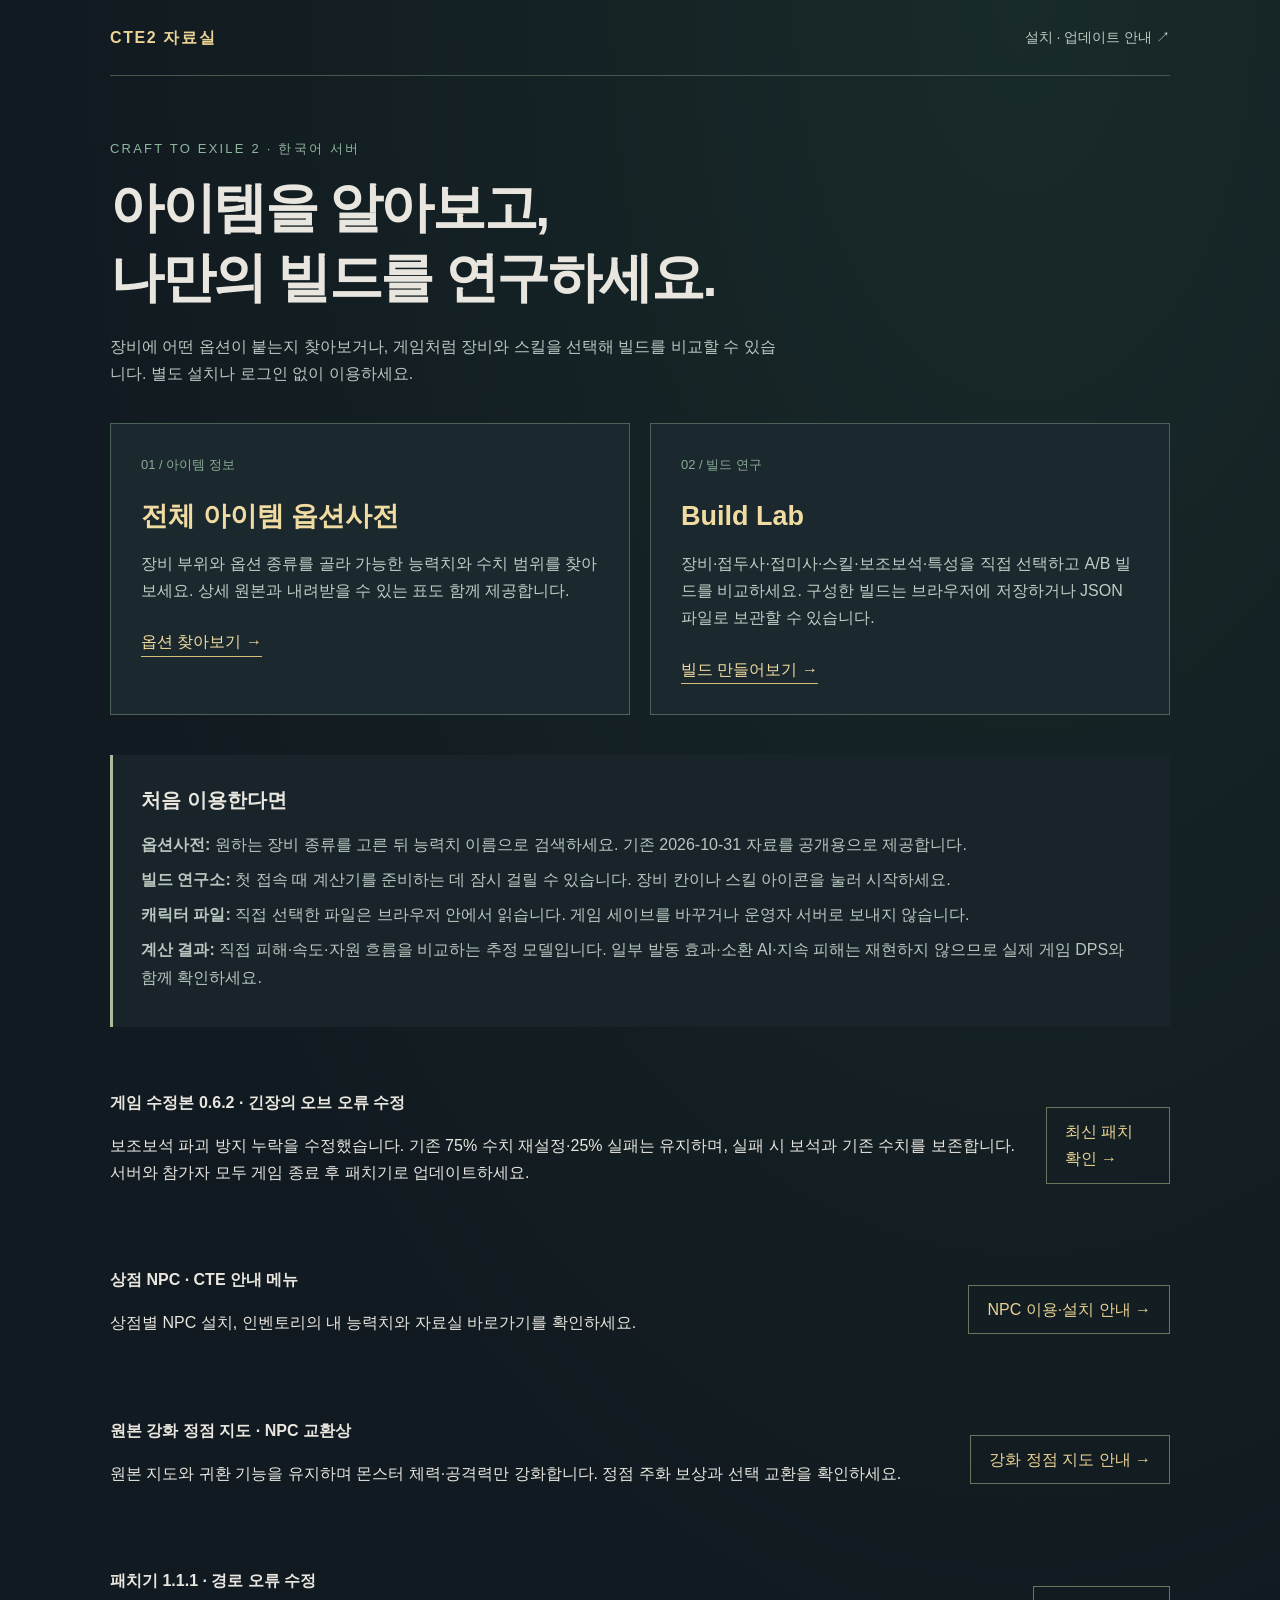
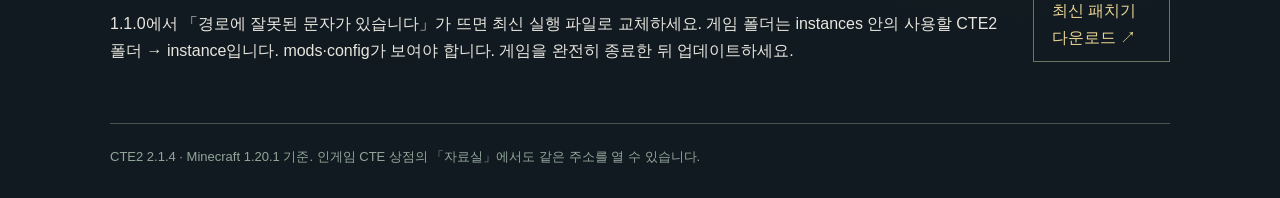
<file: docs/index.html>
<!doctype html>
<html lang="ko"><head><meta charset="utf-8"><meta name="viewport" content="width=device-width,initial-scale=1"><meta name="description" content="CTE2 한국어 서버의 아이템 옵션사전, 빌드 연구소, 설치와 업데이트 안내"><title>CTE2 자료실</title>
<style>
:root{color-scheme:dark;font:16px/1.7 'Malgun Gothic',sans-serif;color:#e8e6df;background:#111a20}*{box-sizing:border-box}body{margin:0;background:radial-gradient(ellipse at 80% 0,#24423866,transparent 65%)}a{color:inherit}header,main,footer{width:min(1060px,calc(100% - 40px));margin:auto}header{display:flex;align-items:center;justify-content:space-between;padding:24px 0;border-bottom:1px solid #46564d}header strong{color:#ead394;letter-spacing:.1em}header a{font-size:14px;text-decoration:none;color:#bbcbc2}.intro{padding:62px 0 36px}.eyebrow{color:#91b69e;font-size:13px;letter-spacing:.17em}.intro h1{font-size:clamp(32px,6vw,54px);line-height:1.3;margin:12px 0 20px;font-weight:700;letter-spacing:-.045em}.intro p{max-width:680px;color:#b9c6c0;margin:0}.tools{display:grid;grid-template-columns:1fr 1fr;gap:20px}.tool{display:block;text-decoration:none;background:#1b282d;border:1px solid #4c6158;padding:30px;min-height:280px;transition:background .15s,transform .15s}.tool:hover,.tool:focus-visible{background:#253a35;transform:translateY(-3px);outline:2px solid #d7bd78;outline-offset:3px}.tool .num{color:#8aab96;font-size:13px}.tool h2{font-size:27px;margin:18px 0 10px;color:#f0dca2}.tool p{color:#c0cdc6;margin:0 0 24px}.tool span:last-child{display:inline-block;border-bottom:1px solid #d7bd78;color:#f0dca2}.help{margin:40px 0;padding:28px;border-left:3px solid #a9be9d;background:#18242a}.help h2{font-size:20px;margin:0 0 14px}.help p{margin:8px 0;color:#b9c6c0}.downloads{display:flex;align-items:center;justify-content:space-between;gap:20px;padding:22px 0 42px}.downloads a{padding:10px 18px;border:1px solid #67765d;text-decoration:none;color:#ead394}footer{border-top:1px solid #46564d;padding:22px 0 30px;color:#92a69a;font-size:13px}@media(max-width:660px){.intro{padding-top:38px}.tools{grid-template-columns:1fr}.tool{min-height:0;padding:24px}.downloads{align-items:flex-start;flex-direction:column}header,main,footer{width:calc(100% - 28px)}}
</style></head><body>
<header><strong>CTE2 자료실</strong><a href="https://github.com/piro0101/CTE2-Multi#readme">설치 · 업데이트 안내 ↗</a></header>
<main><section class="intro"><div class="eyebrow">CRAFT TO EXILE 2 · 한국어 서버</div><h1>아이템을 알아보고,<br>나만의 빌드를 연구하세요.</h1><p>장비에 어떤 옵션이 붙는지 찾아보거나, 게임처럼 장비와 스킬을 선택해 빌드를 비교할 수 있습니다. 별도 설치나 로그인 없이 이용하세요.</p></section>
<section class="tools" aria-label="자료 선택"><a class="tool" href="./items/"><div class="num">01 / 아이템 정보</div><h2>전체 아이템 옵션사전</h2><p>장비 부위와 옵션 종류를 골라 가능한 능력치와 수치 범위를 찾아보세요. 상세 원본과 내려받을 수 있는 표도 함께 제공합니다.</p><span>옵션 찾아보기 →</span></a><a class="tool" href="./build-lab/"><div class="num">02 / 빌드 연구</div><h2>Build Lab</h2><p>장비·접두사·접미사·스킬·보조보석·특성을 직접 선택하고 A/B 빌드를 비교하세요. 구성한 빌드는 브라우저에 저장하거나 JSON 파일로 보관할 수 있습니다.</p><span>빌드 만들어보기 →</span></a></section>
<section class="help"><h2>처음 이용한다면</h2><p><b>옵션사전:</b> 원하는 장비 종류를 고른 뒤 능력치 이름으로 검색하세요. 기존 2026-10-31 자료를 공개용으로 제공합니다.</p><p><b>빌드 연구소:</b> 첫 접속 때 계산기를 준비하는 데 잠시 걸릴 수 있습니다. 장비 칸이나 스킬 아이콘을 눌러 시작하세요.</p><p><b>캐릭터 파일:</b> 직접 선택한 파일은 브라우저 안에서 읽습니다. 게임 세이브를 바꾸거나 운영자 서버로 보내지 않습니다.</p><p><b>계산 결과:</b> 직접 피해·속도·자원 흐름을 비교하는 추정 모델입니다. 일부 발동 효과·소환 AI·지속 피해는 재현하지 않으므로 실제 게임 DPS와 함께 확인하세요.</p></section>
<section class="downloads"><div><b>게임 수정본 0.6.2 · 긴장의 오브 오류 수정</b><p>보조보석 파괴 방지 누락을 수정했습니다. 기존 75% 수치 재설정·25% 실패는 유지하며, 실패 시 보석과 기존 수치를 보존합니다. 서버와 참가자 모두 게임 종료 후 패치기로 업데이트하세요.</p></div><a href="https://github.com/piro0101/CTE2-Multi/releases/latest">최신 패치 확인 →</a></section>
<section class="downloads"><div><b>상점 NPC · CTE 안내 메뉴</b><p>상점별 NPC 설치, 인벤토리의 내 능력치와 자료실 바로가기를 확인하세요.</p></div><a href="./npc-shops/">NPC 이용·설치 안내 →</a></section>
<section class="downloads"><div><b>원본 강화 정점 지도 · NPC 교환상</b><p>원본 지도와 귀환 기능을 유지하며 몬스터 체력·공격력만 강화합니다. 정점 주화 보상과 선택 교환을 확인하세요.</p></div><a href="./pinnacle/">강화 정점 지도 안내 →</a></section>
<section class="downloads"><div><b>패치기 1.1.1 · 경로 오류 수정</b><p>1.1.0에서 「경로에 잘못된 문자가 있습니다」가 뜨면 최신 실행 파일로 교체하세요. 게임 폴더는 instances 안의 사용할 CTE2 폴더 → instance입니다. mods·config가 보여야 합니다. 게임을 완전히 종료한 뒤 업데이트하세요.</p></div><a href="https://github.com/piro0101/CTE2-Multi/releases/latest/download/CTE2-Patcher.exe">최신 패치기 다운로드 ↗</a></section></main>
<footer>CTE2 2.1.4 · Minecraft 1.20.1 기준. 인게임 CTE 상점의 「자료실」에서도 같은 주소를 열 수 있습니다.</footer>
</body></html>
</file>
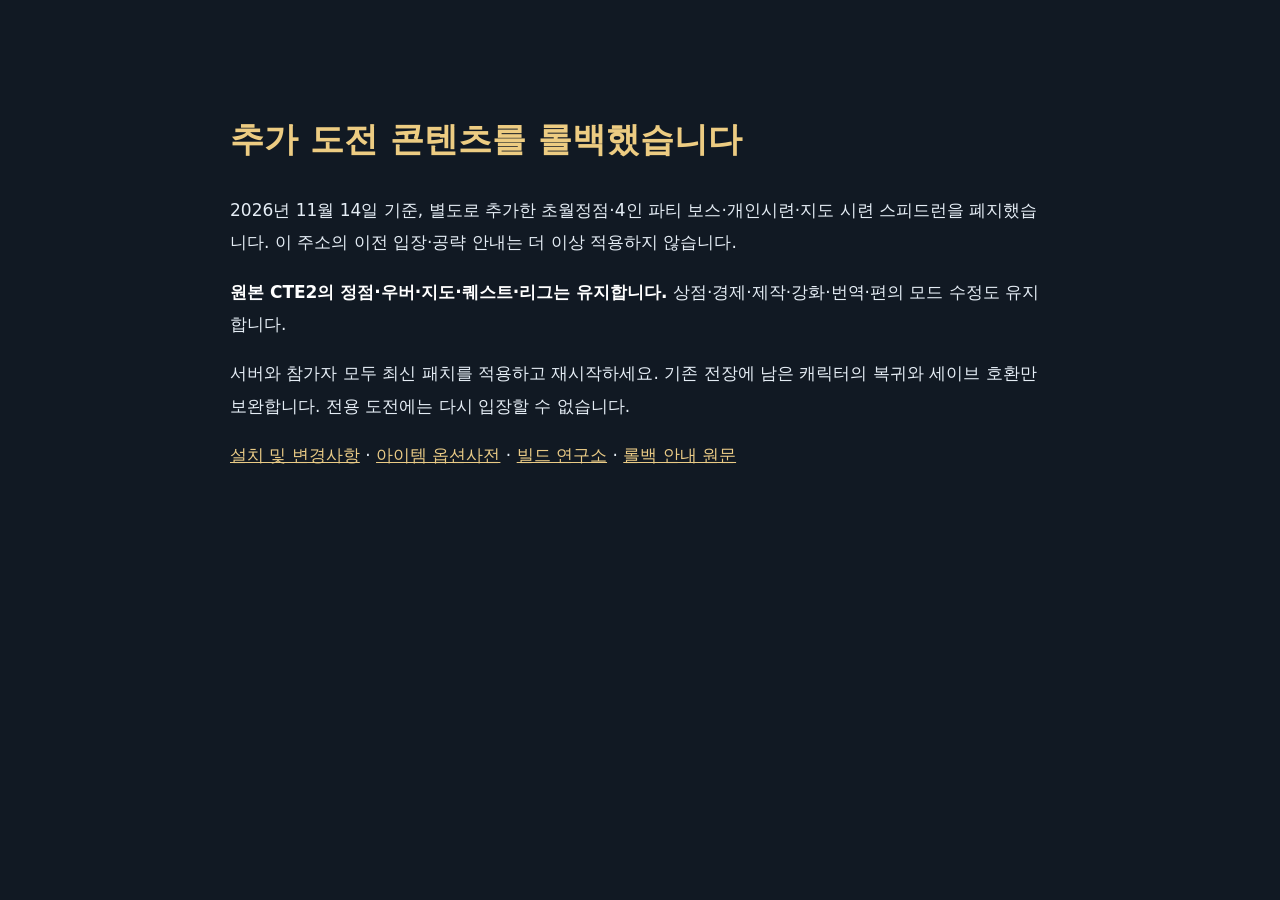
<file: docs/endgame/index.html>
<!doctype html><html lang="ko"><meta charset="utf-8"><meta name="viewport" content="width=device-width,initial-scale=1"><title>CTE2 추가 도전 폐지 안내</title><style>body{max-width:820px;margin:60px auto;padding:24px;background:#111923;color:#e5edf5;font:17px/1.9 system-ui,'Malgun Gothic',sans-serif}a{color:#eacb86}h1{color:#edcc82}strong{color:#fff}</style><h1>추가 도전 콘텐츠를 롤백했습니다</h1><p>2026년 11월 14일 기준, 별도로 추가한 초월정점·4인 파티 보스·개인시련·지도 시련 스피드런을 폐지했습니다. 이 주소의 이전 입장·공략 안내는 더 이상 적용하지 않습니다.</p><p><strong>원본 CTE2의 정점·우버·지도·퀘스트·리그는 유지합니다.</strong> 상점·경제·제작·강화·번역·편의 모드 수정도 유지합니다.</p><p>서버와 참가자 모두 최신 패치를 적용하고 재시작하세요. 기존 전장에 남은 캐릭터의 복귀와 세이브 호환만 보완합니다. 전용 도전에는 다시 입장할 수 없습니다.</p><p><a href="https://github.com/piro0101/CTE2-Multi#readme">설치 및 변경사항</a> · <a href="../items/">아이템 옵션사전</a> · <a href="../build-lab/">빌드 연구소</a> · <a href="./guide.md">롤백 안내 원문</a></p></html>
</file>
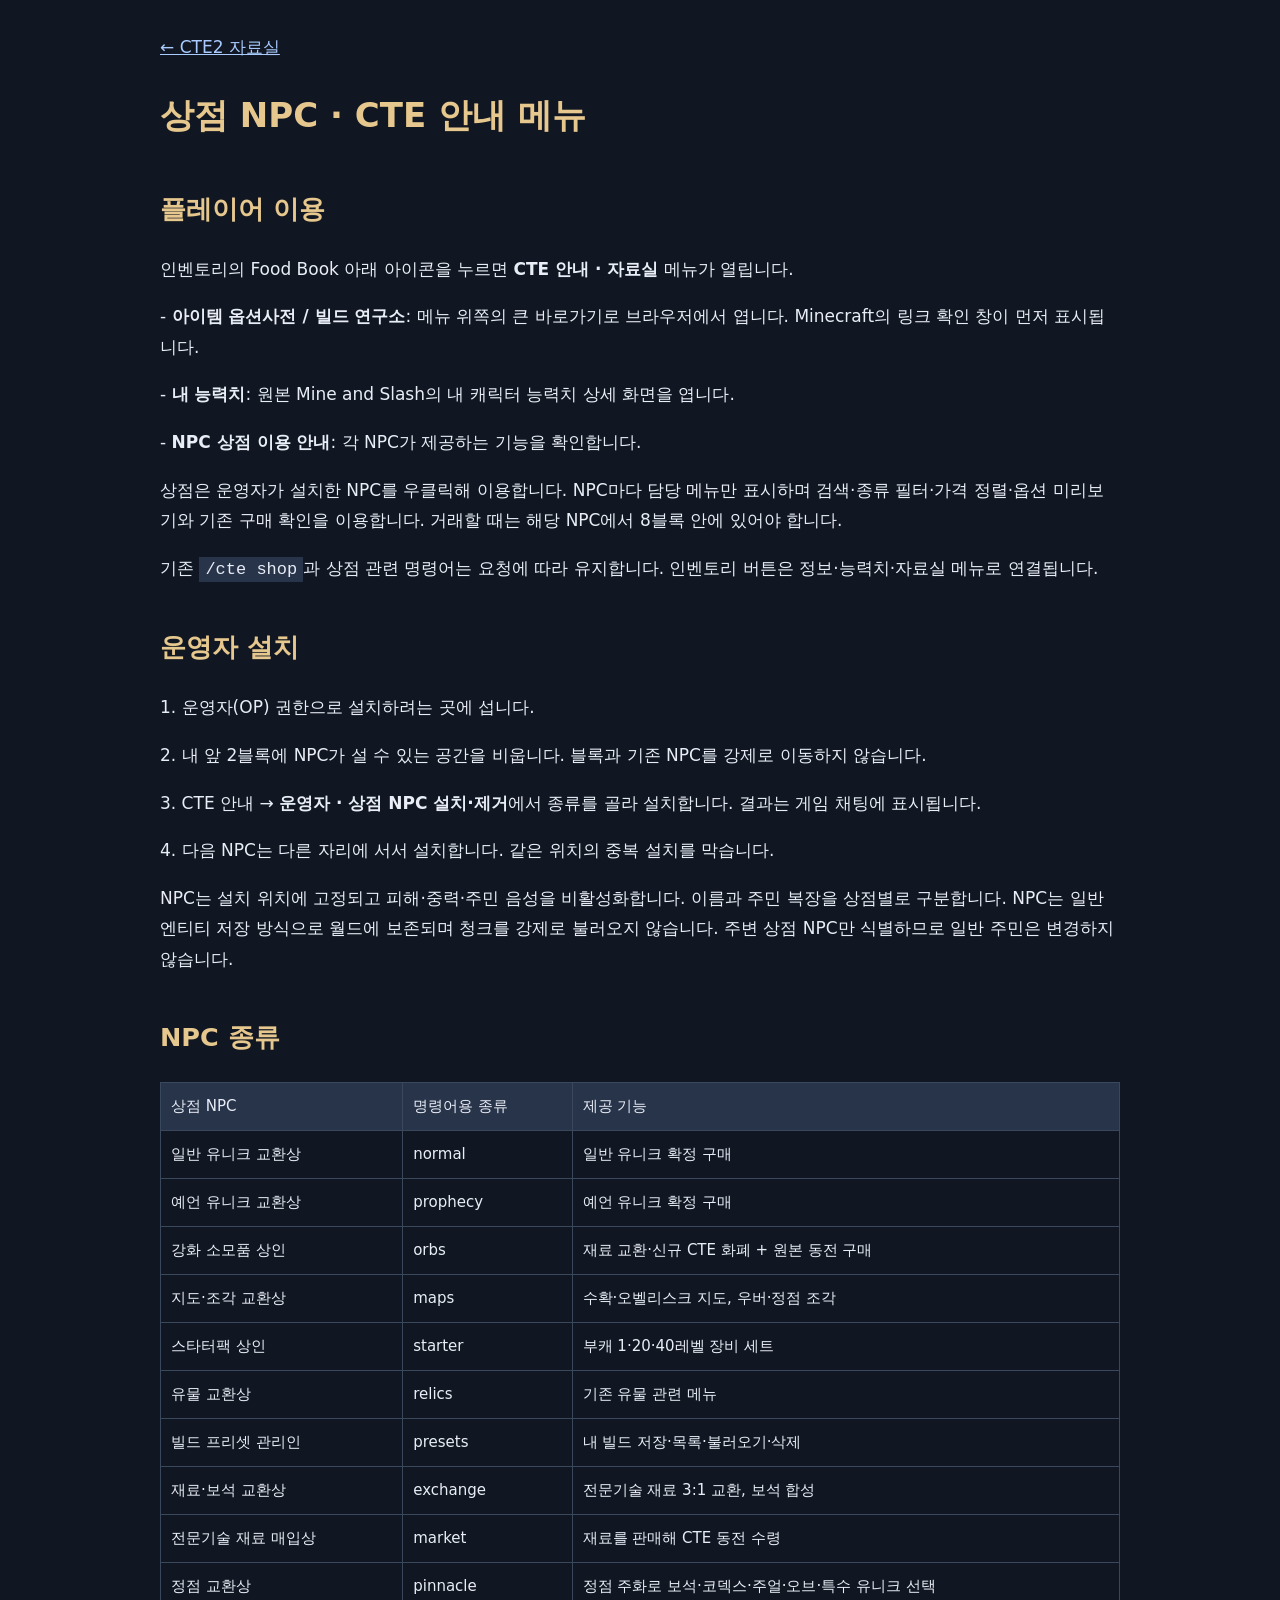
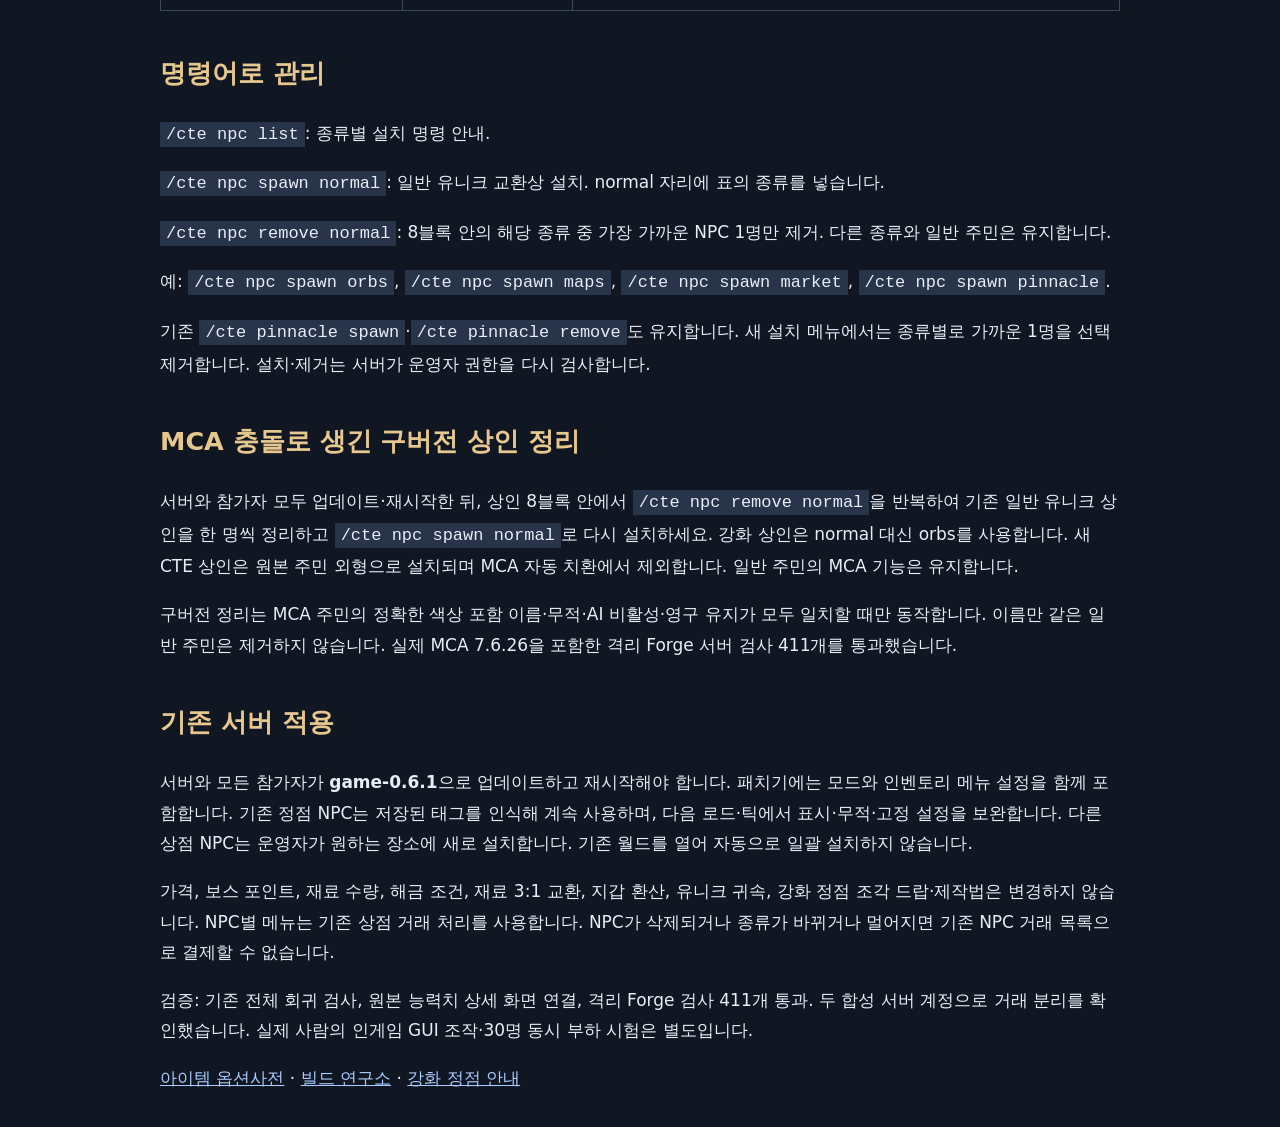
<file: docs/npc-shops/index.html>
<!doctype html><html lang="ko"><meta charset="utf-8"><meta name="viewport" content="width=device-width,initial-scale=1"><title>상점 NPC · CTE2 자료실</title><style>body{margin:0;background:#111722;color:#e8edf6;font:17px/1.8 system-ui,sans-serif}main{max-width:960px;margin:auto;padding:32px 22px}h1,h2{color:#e6c78e}h2{margin-top:40px}a{color:#a9cbff}.table{overflow-x:auto}table{border-collapse:collapse;width:100%;font-size:15px}td{border:1px solid #3a485d;padding:10px}tr:first-child{background:#28344a}code{background:#28344a;padding:3px 6px;overflow-wrap:anywhere}p{overflow-wrap:anywhere}</style><main><a href="../">← CTE2 자료실</a><h1>상점 NPC · CTE 안내 메뉴</h1><h2>플레이어 이용</h2><p>인벤토리의 Food Book 아래 아이콘을 누르면 <strong>CTE 안내 · 자료실</strong> 메뉴가 열립니다.</p><p>- <strong>아이템 옵션사전 / 빌드 연구소</strong>: 메뉴 위쪽의 큰 바로가기로 브라우저에서 엽니다. Minecraft의 링크 확인 창이 먼저 표시됩니다.</p><p>- <strong>내 능력치</strong>: 원본 Mine and Slash의 내 캐릭터 능력치 상세 화면을 엽니다.</p><p>- <strong>NPC 상점 이용 안내</strong>: 각 NPC가 제공하는 기능을 확인합니다.</p><p>상점은 운영자가 설치한 NPC를 우클릭해 이용합니다. NPC마다 담당 메뉴만 표시하며 검색·종류 필터·가격 정렬·옵션 미리보기와 기존 구매 확인을 이용합니다. 거래할 때는 해당 NPC에서 8블록 안에 있어야 합니다.</p><p>기존 <code>/cte shop</code>과 상점 관련 명령어는 요청에 따라 유지합니다. 인벤토리 버튼은 정보·능력치·자료실 메뉴로 연결됩니다.</p><h2>운영자 설치</h2><p>1. 운영자(OP) 권한으로 설치하려는 곳에 섭니다.</p><p>2. 내 앞 2블록에 NPC가 설 수 있는 공간을 비웁니다. 블록과 기존 NPC를 강제로 이동하지 않습니다.</p><p>3. CTE 안내 → <strong>운영자 · 상점 NPC 설치·제거</strong>에서 종류를 골라 설치합니다. 결과는 게임 채팅에 표시됩니다.</p><p>4. 다음 NPC는 다른 자리에 서서 설치합니다. 같은 위치의 중복 설치를 막습니다.</p><p>NPC는 설치 위치에 고정되고 피해·중력·주민 음성을 비활성화합니다. 이름과 주민 복장을 상점별로 구분합니다. NPC는 일반 엔티티 저장 방식으로 월드에 보존되며 청크를 강제로 불러오지 않습니다. 주변 상점 NPC만 식별하므로 일반 주민은 변경하지 않습니다.</p><h2>NPC 종류</h2><div class="table"><table><tr><td>상점 NPC</td><td>명령어용 종류</td><td>제공 기능</td></tr><tr><td>일반 유니크 교환상</td><td>normal</td><td>일반 유니크 확정 구매</td></tr><tr><td>예언 유니크 교환상</td><td>prophecy</td><td>예언 유니크 확정 구매</td></tr><tr><td>강화 소모품 상인</td><td>orbs</td><td>재료 교환·신규 CTE 화폐 + 원본 동전 구매</td></tr><tr><td>지도·조각 교환상</td><td>maps</td><td>수확·오벨리스크 지도, 우버·정점 조각</td></tr><tr><td>스타터팩 상인</td><td>starter</td><td>부캐 1·20·40레벨 장비 세트</td></tr><tr><td>유물 교환상</td><td>relics</td><td>기존 유물 관련 메뉴</td></tr><tr><td>빌드 프리셋 관리인</td><td>presets</td><td>내 빌드 저장·목록·불러오기·삭제</td></tr><tr><td>재료·보석 교환상</td><td>exchange</td><td>전문기술 재료 3:1 교환, 보석 합성</td></tr><tr><td>전문기술 재료 매입상</td><td>market</td><td>재료를 판매해 CTE 동전 수령</td></tr><tr><td>정점 교환상</td><td>pinnacle</td><td>정점 주화로 보석·코덱스·주얼·오브·특수 유니크 선택</td></tr></table></div><h2>명령어로 관리</h2><p><code>/cte npc list</code>: 종류별 설치 명령 안내.</p><p><code>/cte npc spawn normal</code>: 일반 유니크 교환상 설치. normal 자리에 표의 종류를 넣습니다.</p><p><code>/cte npc remove normal</code>: 8블록 안의 해당 종류 중 가장 가까운 NPC 1명만 제거. 다른 종류와 일반 주민은 유지합니다.</p><p>예: <code>/cte npc spawn orbs</code>, <code>/cte npc spawn maps</code>, <code>/cte npc spawn market</code>, <code>/cte npc spawn pinnacle</code>.</p><p>기존 <code>/cte pinnacle spawn</code>·<code>/cte pinnacle remove</code>도 유지합니다. 새 설치 메뉴에서는 종류별로 가까운 1명을 선택 제거합니다. 설치·제거는 서버가 운영자 권한을 다시 검사합니다.</p><h2>MCA 충돌로 생긴 구버전 상인 정리</h2><p>서버와 참가자 모두 업데이트·재시작한 뒤, 상인 8블록 안에서 <code>/cte npc remove normal</code>을 반복하여 기존 일반 유니크 상인을 한 명씩 정리하고 <code>/cte npc spawn normal</code>로 다시 설치하세요. 강화 상인은 normal 대신 orbs를 사용합니다. 새 CTE 상인은 원본 주민 외형으로 설치되며 MCA 자동 치환에서 제외합니다. 일반 주민의 MCA 기능은 유지합니다.</p><p>구버전 정리는 MCA 주민의 정확한 색상 포함 이름·무적·AI 비활성·영구 유지가 모두 일치할 때만 동작합니다. 이름만 같은 일반 주민은 제거하지 않습니다. 실제 MCA 7.6.26을 포함한 격리 Forge 서버 검사 411개를 통과했습니다.</p><h2>기존 서버 적용</h2><p>서버와 모든 참가자가 <strong>game-0.6.1</strong>으로 업데이트하고 재시작해야 합니다. 패치기에는 모드와 인벤토리 메뉴 설정을 함께 포함합니다. 기존 정점 NPC는 저장된 태그를 인식해 계속 사용하며, 다음 로드·틱에서 표시·무적·고정 설정을 보완합니다. 다른 상점 NPC는 운영자가 원하는 장소에 새로 설치합니다. 기존 월드를 열어 자동으로 일괄 설치하지 않습니다.</p><p>가격, 보스 포인트, 재료 수량, 해금 조건, 재료 3:1 교환, 지갑 환산, 유니크 귀속, 강화 정점 조각 드랍·제작법은 변경하지 않습니다. NPC별 메뉴는 기존 상점 거래 처리를 사용합니다. NPC가 삭제되거나 종류가 바뀌거나 멀어지면 기존 NPC 거래 목록으로 결제할 수 없습니다.</p><p>검증: 기존 전체 회귀 검사, 원본 능력치 상세 화면 연결, 격리 Forge 검사 411개 통과. 두 합성 서버 계정으로 거래 분리를 확인했습니다. 실제 사람의 인게임 GUI 조작·30명 동시 부하 시험은 별도입니다.</p><p><a href="../items/">아이템 옵션사전</a> · <a href="../build-lab/">빌드 연구소</a> · <a href="../pinnacle/">강화 정점 안내</a></p></main></html>
</file>
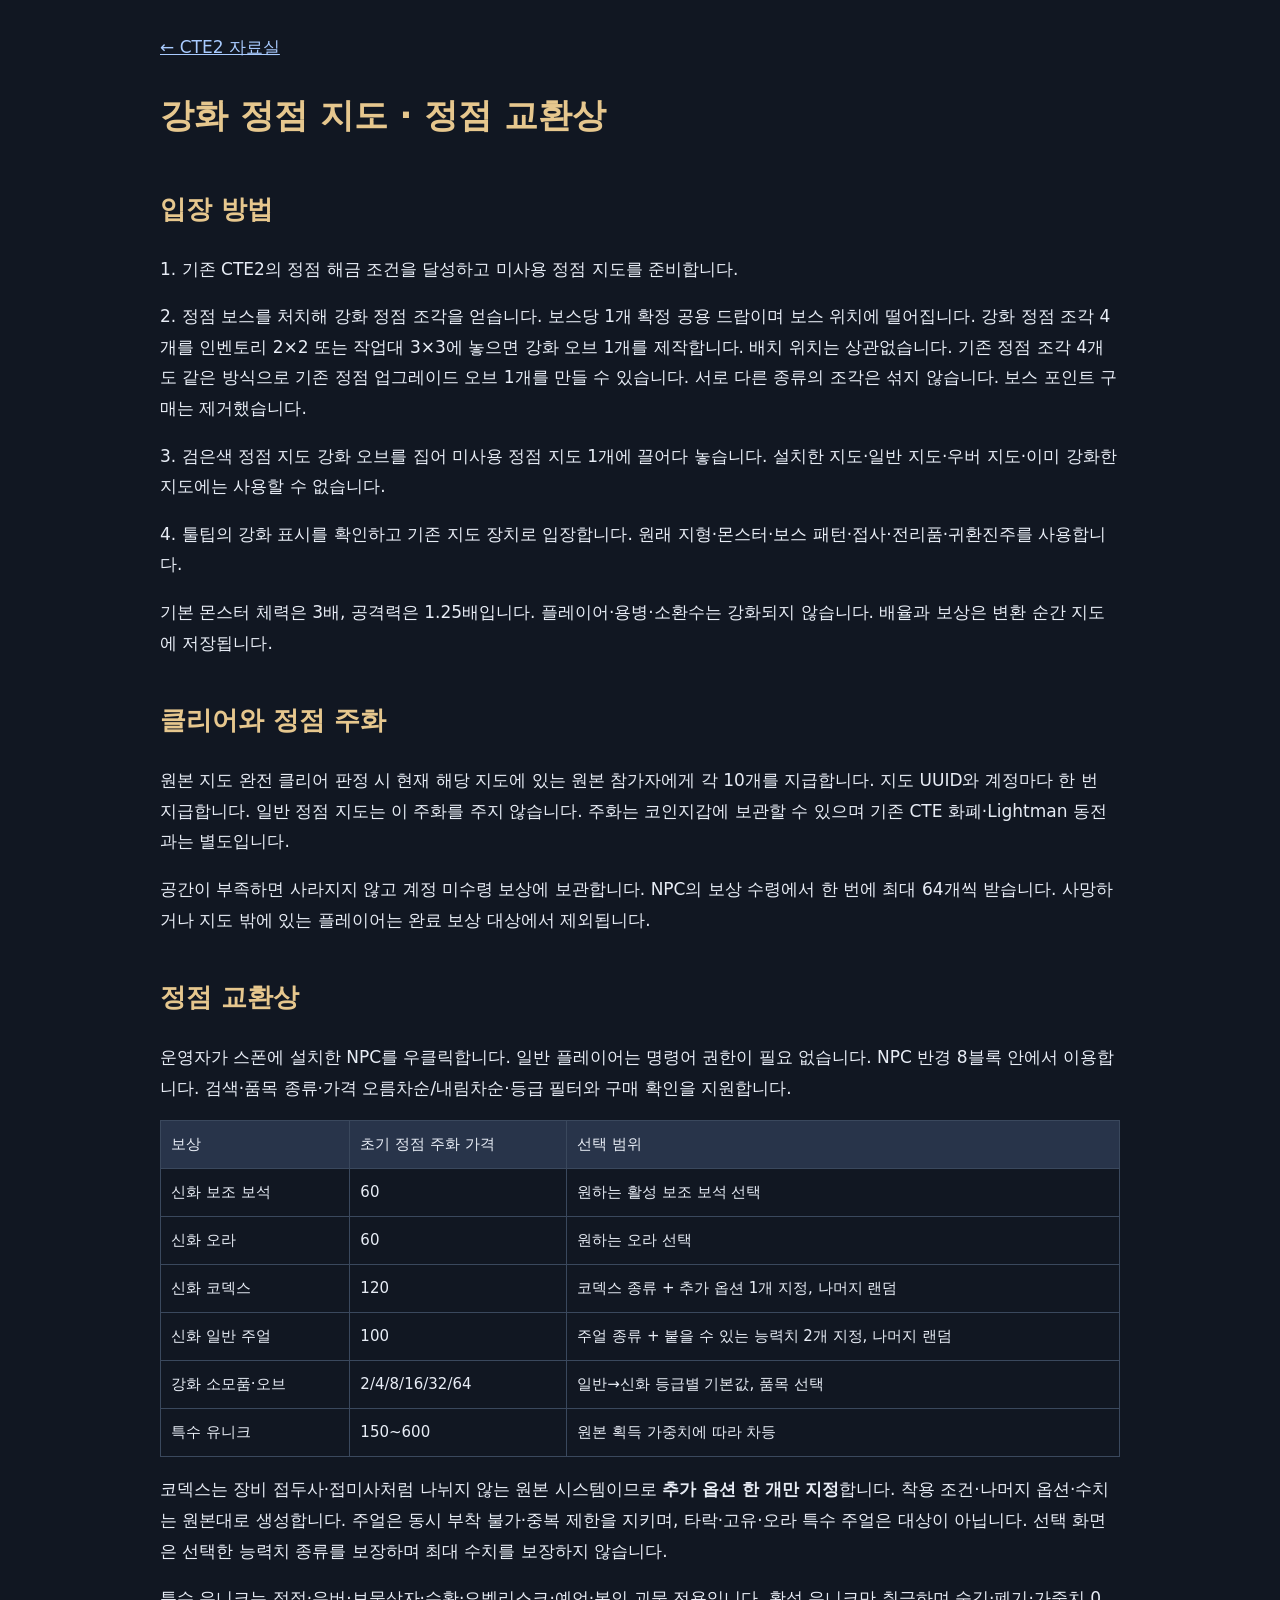
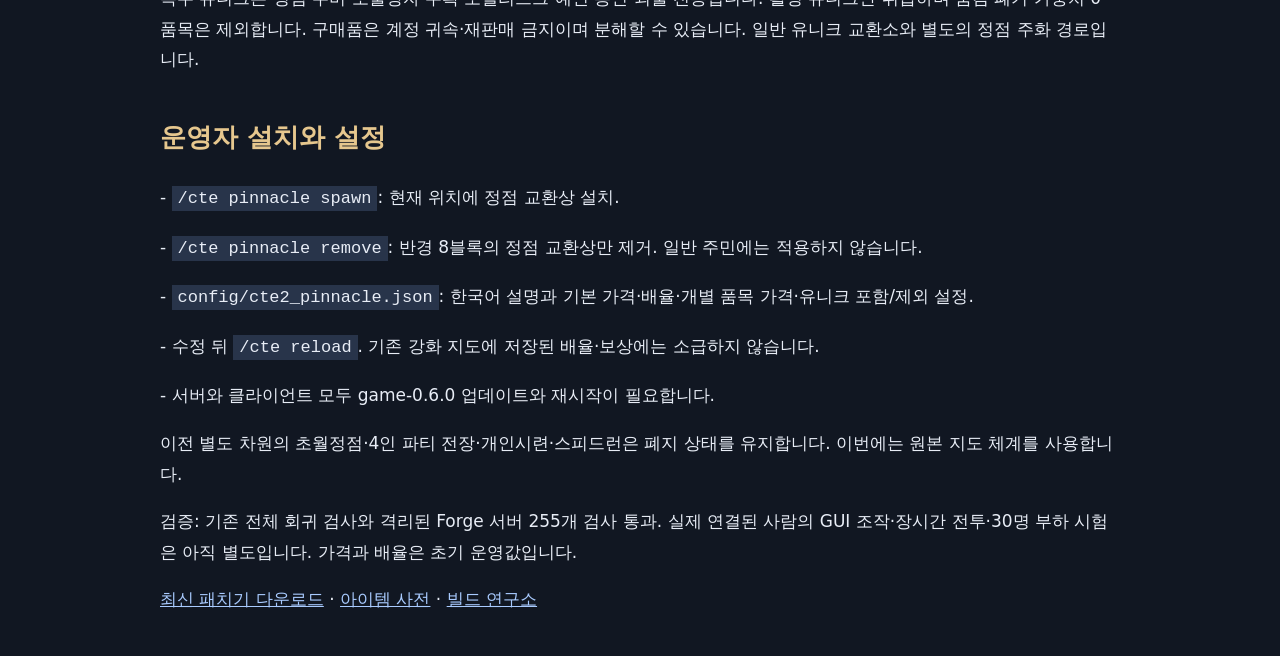
<file: docs/pinnacle/index.html>
<!doctype html><html lang="ko"><meta charset="utf-8"><meta name="viewport" content="width=device-width,initial-scale=1"><title>강화 정점 지도 · CTE2 자료실</title><style>body{background:#111722;color:#e8edf6;font:17px/1.8 system-ui,sans-serif;margin:0}main{max-width:960px;margin:auto;padding:32px 22px}h1,h2{color:#e6c78e}h2{margin-top:40px}a{color:#a9cbff}table{border-collapse:collapse;width:100%;font-size:15px}td{border:1px solid #3a485d;padding:10px}tr:first-child{background:#28344a}code{background:#28344a;padding:3px 6px;overflow-wrap:anywhere}p{overflow-wrap:anywhere}</style><main><a href="../">← CTE2 자료실</a><h1>강화 정점 지도 · 정점 교환상</h1><h2>입장 방법</h2><p>1. 기존 CTE2의 정점 해금 조건을 달성하고 미사용 정점 지도를 준비합니다.</p><p>2. 정점 보스를 처치해 강화 정점 조각을 얻습니다. 보스당 1개 확정 공용 드랍이며 보스 위치에 떨어집니다. 강화 정점 조각 4개를 인벤토리 2×2 또는 작업대 3×3에 놓으면 강화 오브 1개를 제작합니다. 배치 위치는 상관없습니다. 기존 정점 조각 4개도 같은 방식으로 기존 정점 업그레이드 오브 1개를 만들 수 있습니다. 서로 다른 종류의 조각은 섞지 않습니다. 보스 포인트 구매는 제거했습니다.</p><p>3. 검은색 정점 지도 강화 오브를 집어 미사용 정점 지도 1개에 끌어다 놓습니다. 설치한 지도·일반 지도·우버 지도·이미 강화한 지도에는 사용할 수 없습니다.</p><p>4. 툴팁의 강화 표시를 확인하고 기존 지도 장치로 입장합니다. 원래 지형·몬스터·보스 패턴·접사·전리품·귀환진주를 사용합니다.</p><p>기본 몬스터 체력은 3배, 공격력은 1.25배입니다. 플레이어·용병·소환수는 강화되지 않습니다. 배율과 보상은 변환 순간 지도에 저장됩니다.</p><h2>클리어와 정점 주화</h2><p>원본 지도 완전 클리어 판정 시 현재 해당 지도에 있는 원본 참가자에게 각 10개를 지급합니다. 지도 UUID와 계정마다 한 번 지급합니다. 일반 정점 지도는 이 주화를 주지 않습니다. 주화는 코인지갑에 보관할 수 있으며 기존 CTE 화폐·Lightman 동전과는 별도입니다.</p><p>공간이 부족하면 사라지지 않고 계정 미수령 보상에 보관합니다. NPC의 보상 수령에서 한 번에 최대 64개씩 받습니다. 사망하거나 지도 밖에 있는 플레이어는 완료 보상 대상에서 제외됩니다.</p><h2>정점 교환상</h2><p>운영자가 스폰에 설치한 NPC를 우클릭합니다. 일반 플레이어는 명령어 권한이 필요 없습니다. NPC 반경 8블록 안에서 이용합니다. 검색·품목 종류·가격 오름차순/내림차순·등급 필터와 구매 확인을 지원합니다.</p><table><tr><td>보상</td><td>초기 정점 주화 가격</td><td>선택 범위</td></tr><tr><td>신화 보조 보석</td><td>60</td><td>원하는 활성 보조 보석 선택</td></tr><tr><td>신화 오라</td><td>60</td><td>원하는 오라 선택</td></tr><tr><td>신화 코덱스</td><td>120</td><td>코덱스 종류 + 추가 옵션 1개 지정, 나머지 랜덤</td></tr><tr><td>신화 일반 주얼</td><td>100</td><td>주얼 종류 + 붙을 수 있는 능력치 2개 지정, 나머지 랜덤</td></tr><tr><td>강화 소모품·오브</td><td>2/4/8/16/32/64</td><td>일반→신화 등급별 기본값, 품목 선택</td></tr><tr><td>특수 유니크</td><td>150~600</td><td>원본 획득 가중치에 따라 차등</td></tr></table><p>코덱스는 장비 접두사·접미사처럼 나뉘지 않는 원본 시스템이므로 <strong>추가 옵션 한 개만 지정</strong>합니다. 착용 조건·나머지 옵션·수치는 원본대로 생성합니다. 주얼은 동시 부착 불가·중복 제한을 지키며, 타락·고유·오라 특수 주얼은 대상이 아닙니다. 선택 화면은 선택한 능력치 종류를 보장하며 최대 수치를 보장하지 않습니다.</p><p>특수 유니크는 정점·우버·보물상자·수확·오벨리스크·예언·봉인 괴물 전용입니다. 활성 유니크만 취급하며 숨김·폐기·가중치 0 품목은 제외합니다. 구매품은 계정 귀속·재판매 금지이며 분해할 수 있습니다. 일반 유니크 교환소와 별도의 정점 주화 경로입니다.</p><h2>운영자 설치와 설정</h2><p>- <code>/cte pinnacle spawn</code>: 현재 위치에 정점 교환상 설치.</p><p>- <code>/cte pinnacle remove</code>: 반경 8블록의 정점 교환상만 제거. 일반 주민에는 적용하지 않습니다.</p><p>- <code>config/cte2_pinnacle.json</code>: 한국어 설명과 기본 가격·배율·개별 품목 가격·유니크 포함/제외 설정.</p><p>- 수정 뒤 <code>/cte reload</code>. 기존 강화 지도에 저장된 배율·보상에는 소급하지 않습니다.</p><p>- 서버와 클라이언트 모두 game-0.6.0 업데이트와 재시작이 필요합니다.</p><p>이전 별도 차원의 초월정점·4인 파티 전장·개인시련·스피드런은 폐지 상태를 유지합니다. 이번에는 원본 지도 체계를 사용합니다.</p><p>검증: 기존 전체 회귀 검사와 격리된 Forge 서버 255개 검사 통과. 실제 연결된 사람의 GUI 조작·장시간 전투·30명 부하 시험은 아직 별도입니다. 가격과 배율은 초기 운영값입니다.</p><p><a href="https://github.com/piro0101/CTE2-Multi/releases/latest/download/CTE2-Patcher.exe">최신 패치기 다운로드</a> · <a href="../items/">아이템 사전</a> · <a href="../build-lab/">빌드 연구소</a></p></main></html>
</file>
